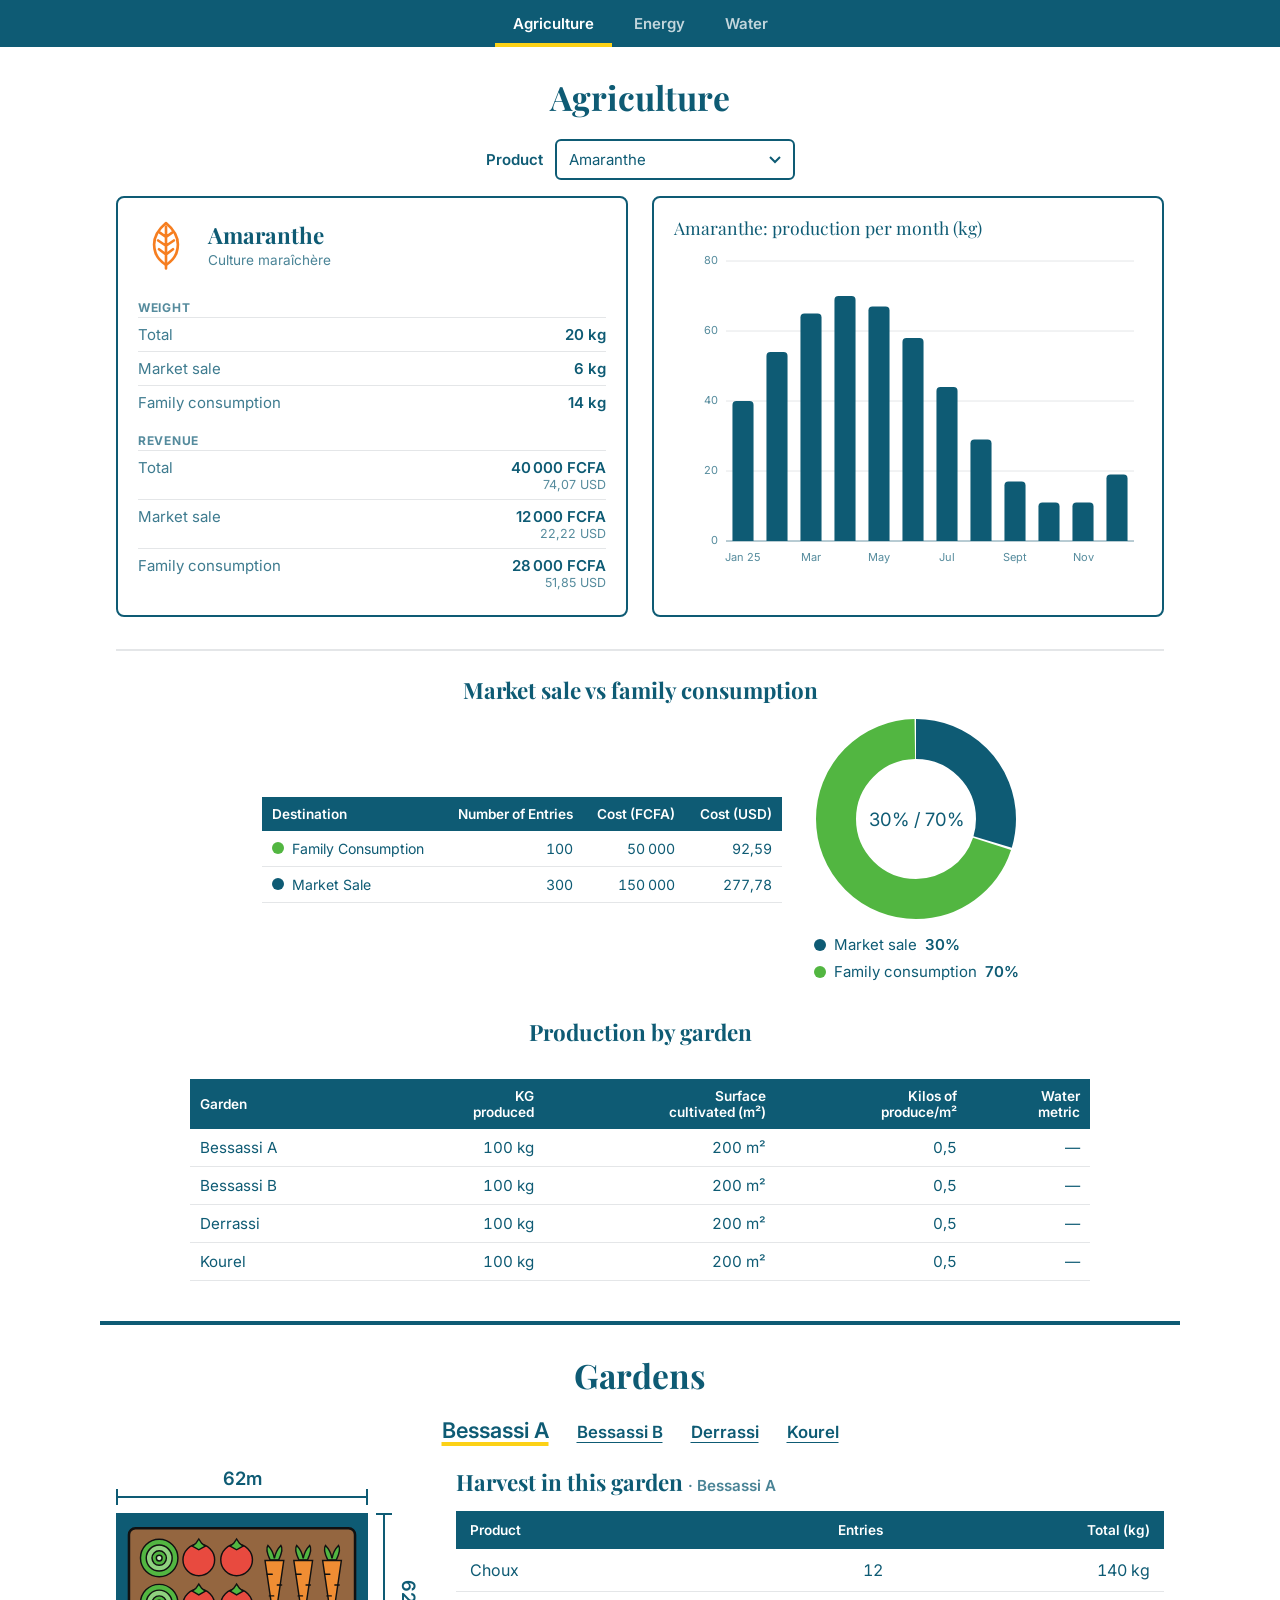
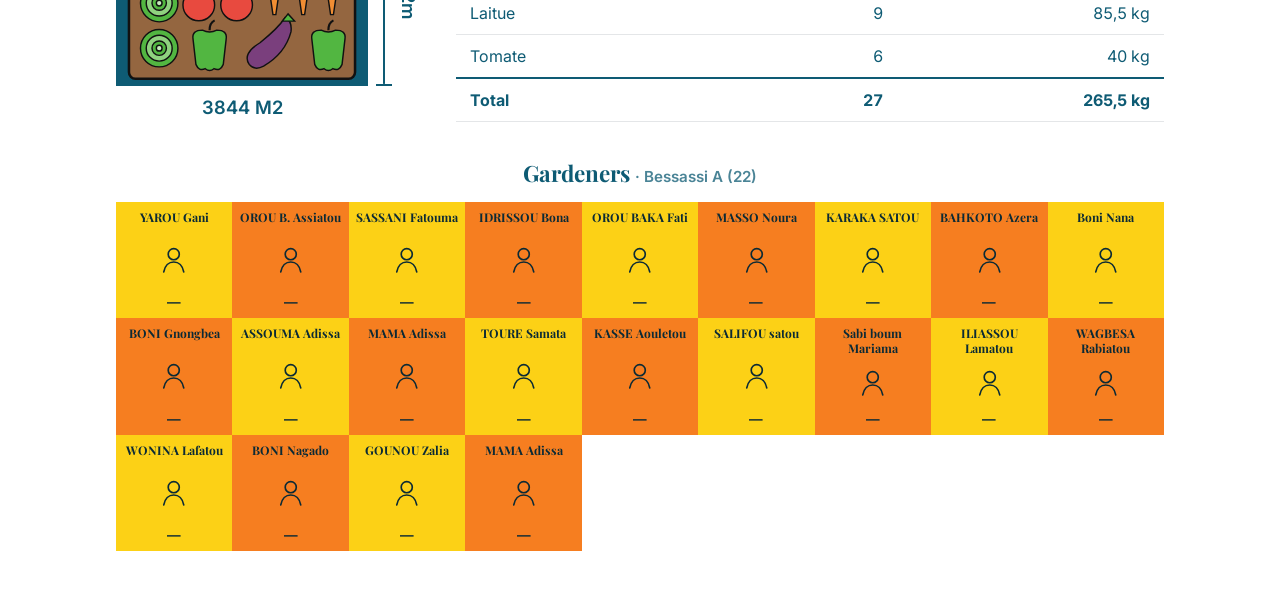
<file: index.html>
<!doctype html>
<html lang="fr">
<head>
  <meta charset="utf-8">
  <meta name="viewport" content="width=device-width, initial-scale=1">
  <title>Farm Dashboard</title>
  <link rel="preconnect" href="https://fonts.googleapis.com">
  <link href="https://fonts.googleapis.com/css2?family=Playfair+Display:wght@800&family=Inter:wght@400;600&display=swap" rel="stylesheet">
  <link rel="stylesheet" href="styles.css?v=16">
</head>
<body>
  <header class="tabs-bar">
    <nav class="tabs" role="tablist" aria-label="Dashboard sections">
      <button class="tab" role="tab" id="tab-agriculture" aria-controls="panel-agriculture" data-tab="agriculture">Agriculture</button>
      <button class="tab" role="tab" id="tab-energy" aria-controls="panel-energy" data-tab="energy">Energy</button>
      <button class="tab" role="tab" id="tab-water" aria-controls="panel-water" data-tab="water">Water</button>
    </nav>
  </header>

  <p class="load-status" id="load-status" hidden></p>

  <div class="tab-panel" role="tabpanel" id="panel-agriculture" aria-labelledby="tab-agriculture">
    <section class="page agriculture">
      <h1 class="title">Agriculture</h1>
      <div class="product-picker">
        <label for="product-select">Product</label>
        <select id="product-select" class="product-select"></select>
      </div>

      <div class="product-row">
        <div class="veg-panel" id="veg-panel" aria-live="polite"></div>

        <figure class="trend">
          <figcaption class="trend-title" id="trend-title">Production per month</figcaption>
          <div class="trend-chart" id="trend-chart"></div>
          <div class="chart-tooltip" id="trend-tooltip" hidden></div>
        </figure>
      </div>

      <hr class="divider">

      <h3 class="subtitle section-top">Market sale vs family consumption</h3>
      <div class="side-by-side">
      <div class="table-scroll destinations-wrap">
        <table class="data-table destinations">
          <thead>
            <tr><th>Destination</th><th>Number of Entries</th><th>Cost (FCFA)</th><th>Cost (USD)</th></tr>
          </thead>
          <tbody id="destinations-body"></tbody>
        </table>
      </div>
      <div class="donut-block">
        <div class="donut-wrap">
          <svg id="donut" class="donut" viewBox="0 0 200 200" role="img"
               aria-label="Share of the harvest weight sold at market versus kept for family consumption"></svg>
          <span class="donut-center" id="donut-center"></span>
          <div class="donut-tooltip" id="donut-tooltip" hidden></div>
        </div>
        <ul class="donut-legend" id="donut-legend"></ul>
      </div>
      </div>

      <h3 class="subtitle">Production by garden</h3>
      <div class="table-scroll">
        <table class="data-table production">
          <thead>
            <tr>
              <th>Garden</th>
              <th>KG<br>produced</th>
              <th>Surface<br>cultivated (m²)</th>
              <th>Kilos of<br>produce/m²</th>
              <th>Water<br>metric</th>
            </tr>
          </thead>
          <tbody id="production-body"></tbody>
        </table>
      </div>

    </section>

    <section class="page gardens">
      <h2 class="title">Gardens</h2>

      <div class="top">
        <nav class="garden-list" id="garden-list" aria-label="Gardens"></nav>

        <div class="garden-row">
          <figure class="plan">
            <div class="dim dim-width">
              <span class="dim-label" id="dim-width"></span>
              <div class="dim-line-h"></div>
            </div>
            <div class="plan-row">
              <img id="garden-image" class="garden-image" src="assets/garden.svg" alt="Plan du jardin">
              <div class="dim dim-length">
                <div class="dim-line-v"></div>
                <span class="dim-label vertical" id="dim-length"></span>
              </div>
            </div>
            <figcaption class="area" id="area"></figcaption>
          </figure>
        <div class="garden-harvest-col">
        <h3 class="subtitle">Harvest in this garden <span class="subtitle-note" id="garden-harvest-note"></span></h3>
        <div class="table-scroll garden-harvest-wrap">
          <table class="data-table garden-harvest">
            <thead><tr><th>Product</th><th>Entries</th><th>Total (kg)</th></tr></thead>
            <tbody id="garden-harvest-body"></tbody>
          </table>
        </div>
        </div>
        </div>
      </div>

      <h3 class="subtitle">Gardeners <span class="subtitle-note" id="gardeners-note"></span></h3>
      <div class="people-grid" id="gardeners-grid"></div>
    </section>
  </div>

  <div class="tab-panel" role="tabpanel" id="panel-energy" aria-labelledby="tab-energy" hidden>
    <section class="page">
      <h1 class="title">Energy</h1>
      <p class="empty">Coming soon.</p>
    </section>
  </div>

  <div class="tab-panel" role="tabpanel" id="panel-water" aria-labelledby="tab-water" hidden>
    <section class="page">
      <h1 class="title">Water</h1>
      <p class="empty">Coming soon.</p>
    </section>
  </div>

  <!-- Shared display code -->
  <script src="common.js?v=16"></script>
  <script src="tabs.js?v=16"></script>
  <script src="icons.js?v=16"></script>
  <script src="agriculture.js?v=16"></script>
  <script src="script.js?v=16"></script>
  <!-- Data (GitHub version only; the Apps Script version reads the Google Sheet) -->
  <script src="vegetables.js?v=16"></script>
  <script src="data.js?v=16"></script>
  <script src="gardeners.js?v=16"></script>
  <script src="main.js?v=16"></script>
</body>
</html>
</file>
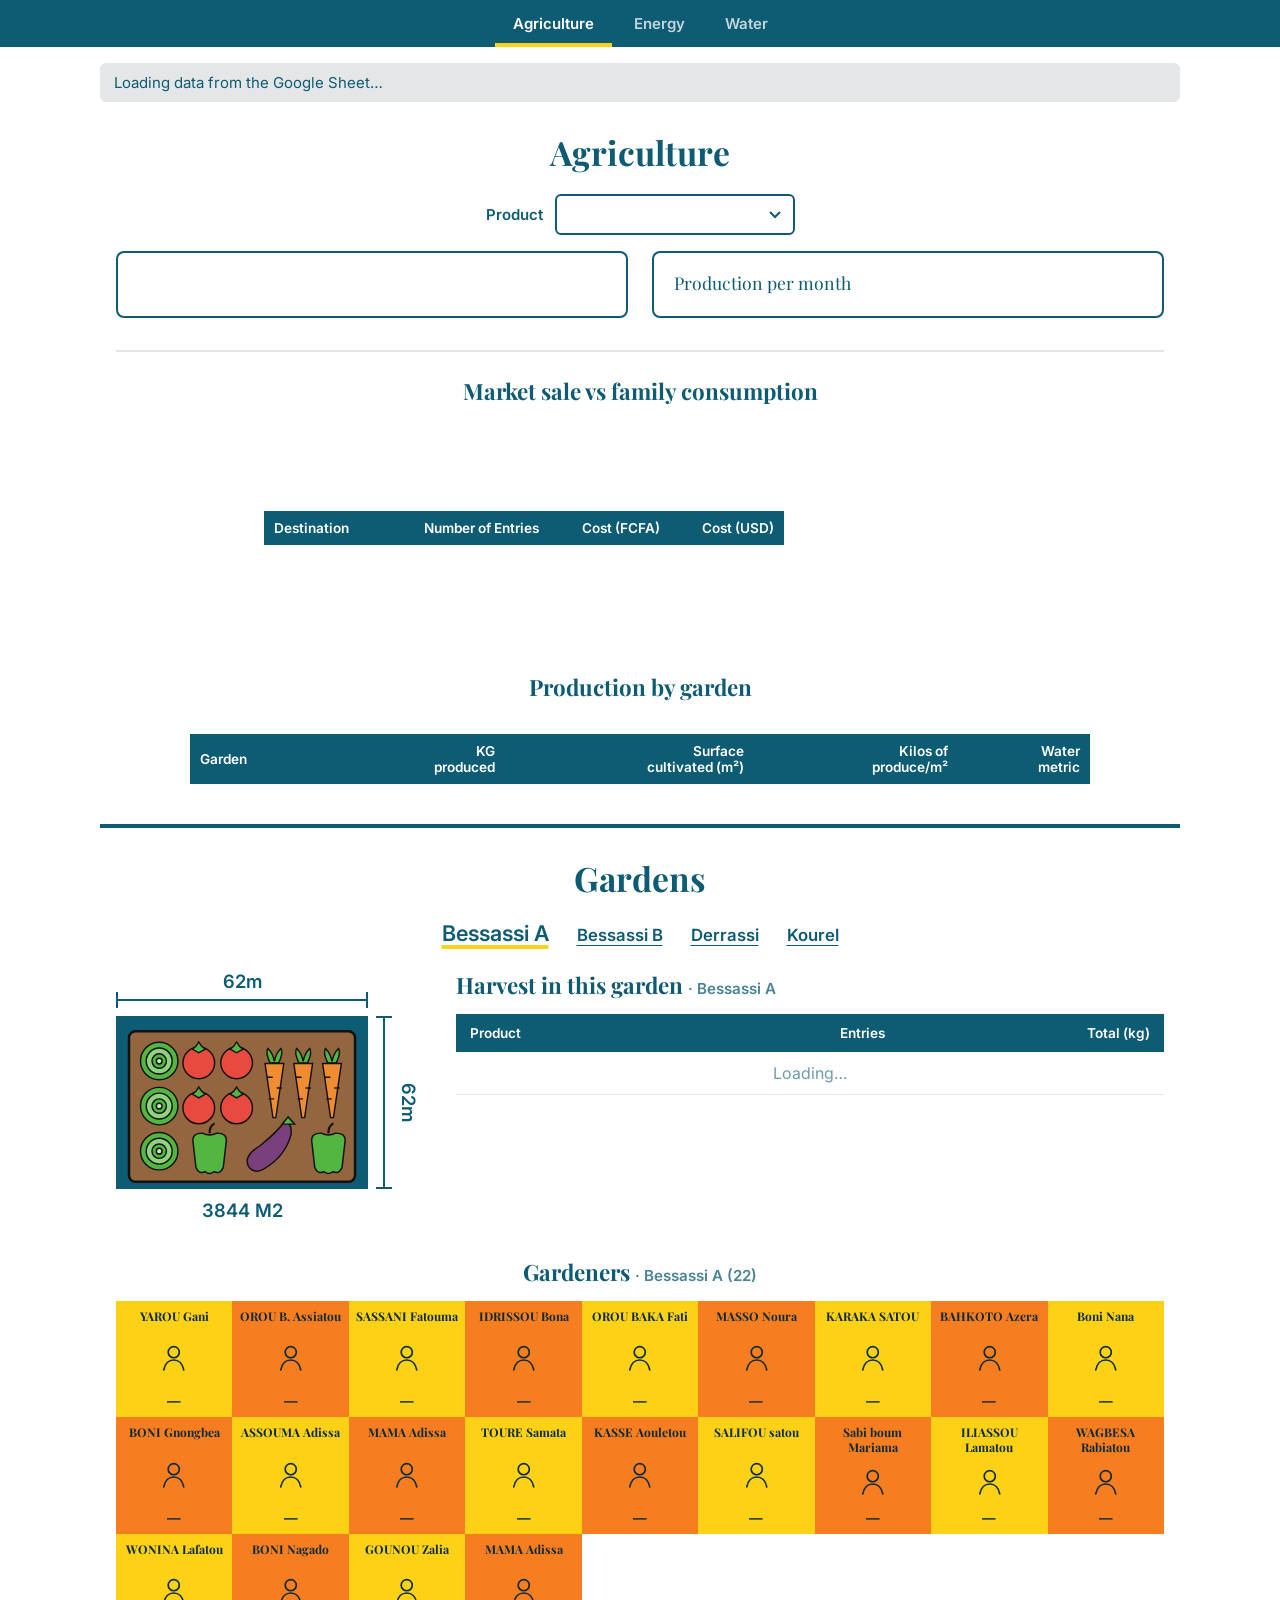
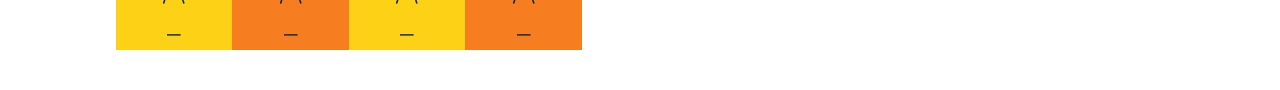
<file: apps-script/Index.html>
<!-- GENERATED by tools/build_apps_script.py from index.html, styles.css and the shared scripts. Do not edit by hand: change those files and rebuild. -->
<!doctype html>
<html lang="fr">
<head>
  <meta charset="utf-8">
  <meta name="viewport" content="width=device-width, initial-scale=1">
  <title>Farm Dashboard</title>
  <link rel="preconnect" href="https://fonts.googleapis.com">
  <link href="https://fonts.googleapis.com/css2?family=Playfair+Display:wght@800&family=Inter:wght@400;600&display=swap" rel="stylesheet">
  <style>
:root {
  /* Brand palette */
  --teal: #0E5B74;   /* primary base */
  --green: #52B641;  /* sustainability accent */
  --yellow: #FCD116; /* solar accent */
  --white: #FFFFFF;  /* background / neutral */
  --light-gray: #E4E6E8;
  --orange: rgb(246, 126, 32); /* vegetable hover, gardener squares */
  --pink: #F48FB8;             /* gardener hover */

  --bg: var(--white);
  --ink: var(--teal);
  --ink-dark: #0b2a35; /* text on yellow/gray/orange fills */
  --link: var(--teal);
  --table-bg: var(--white);
}

* { box-sizing: border-box; }

body {
  margin: 0;
  background: var(--bg);
  color: var(--ink);
  font-family: "Inter", system-ui, sans-serif;
  font-size: 15px;
}

/* ---------- Tabs ---------- */

.tabs-bar {
  position: sticky;
  top: 0;
  z-index: 10;
  background: var(--teal);
}

.tabs {
  max-width: 1080px;
  margin: 0 auto;
  padding: 0 16px;
  display: flex;
  justify-content: center;
  gap: 4px;
}

.tab {
  font: inherit;
  font-weight: 600;
  color: var(--white);
  background: none;
  border: none;
  border-bottom: 4px solid transparent;
  padding: 14px 18px 10px;
  cursor: pointer;
  opacity: 0.75;
}

.tab:hover { opacity: 1; }
.tab[aria-selected="true"] { opacity: 1; border-bottom-color: var(--yellow); }
.tab:focus-visible { outline: 2px solid var(--yellow); outline-offset: -4px; }

.empty { color: var(--teal); opacity: 0.7; }

.load-status {
  max-width: 1080px;
  margin: 16px auto 0;
  padding: 10px 14px;
  border-radius: 6px;
  background: var(--light-gray);
}

.load-status.error { background: #fde2e2; color: #8a1c1c; }

/* ---------- Layout ---------- */

.page {
  max-width: 1080px;
  margin: 0 auto;
  padding: 28px 16px 40px;
}

.page.gardens { border-top: 4px solid var(--teal); }

.title {
  font-family: "Playfair Display", Georgia, serif;
  font-size: clamp(1.6rem, 3vw, 2.1rem);
  margin: 0 0 20px;
  text-align: center;
}

/* ---------- Agriculture: harvest ---------- */

.agriculture {
  --sold: var(--teal);
  --consumed: var(--green);
}

.product-picker {
  display: flex;
  align-items: center;
  justify-content: center;
  gap: 12px;
  margin-bottom: 16px;
}

.product-picker label { font-weight: 600; }

.product-select {
  font: inherit;
  color: var(--ink);
  min-width: 240px;
  padding: 9px 36px 9px 12px;
  border: 2px solid var(--teal);
  border-radius: 6px;
  background: var(--white) url("data:image/svg+xml,%3Csvg xmlns='http://www.w3.org/2000/svg' viewBox='0 0 12 8'%3E%3Cpath d='M1 1l5 5 5-5' fill='none' stroke='%230E5B74' stroke-width='2'/%3E%3C/svg%3E") no-repeat right 12px center / 12px;
  appearance: none;
  cursor: pointer;
}

.product-select:hover { border-color: var(--orange); }
.product-select:focus-visible { outline: 3px solid var(--yellow); outline-offset: 1px; }

/* Details card for the selected product */
.product-row {
  display: flex;
  justify-content: center;
  align-items: stretch;
  gap: 24px;
  flex-wrap: wrap;
}

.veg-panel {
  flex: 1 1 380px;
  max-width: 520px;
  min-width: 0;
  border: 2px solid var(--teal);
  border-radius: 8px;
  padding: 18px 20px;
  color: var(--ink);
}

.veg-panel-hint { margin: 0; opacity: 0.75; }

.veg-panel-head { display: flex; align-items: center; gap: 14px; margin-bottom: 14px; }
.veg-panel-icon { width: 56px; height: 56px; flex-shrink: 0; color: var(--orange); }

.veg-panel-name {
  margin: 0;
  font-family: "Playfair Display", Georgia, serif;
  font-size: 1.4rem;
}

.veg-panel-type { margin: 2px 0 0; font-size: 0.85rem; opacity: 0.75; }

.veg-panel-group {
  margin: 14px 0 2px;
  font-size: 0.75rem;
  text-transform: uppercase;
  letter-spacing: 0.06em;
  opacity: 0.7;
}

.veg-panel-groups {
  display: grid;
  grid-template-columns: 1fr;
  gap: 0;
}

.veg-panel-stats { margin: 0; }
.usd { display: block; font-size: 0.78rem; font-weight: 400; opacity: 0.7; }
.veg-panel-stats div {
  display: flex;
  justify-content: space-between;
  gap: 12px;
  padding: 7px 0;
  border-top: 1px solid var(--light-gray);
}
.veg-panel-stats dt { opacity: 0.8; }
.veg-panel-stats dd { margin: 0; font-weight: 600; text-align: right; }

.divider {
  border: none;
  border-top: 2px solid var(--light-gray);
  margin: 32px 0 24px;
}

.donut-block {
  display: flex;
  flex-direction: column;
  align-items: center;
  gap: 16px;
}

/* ---------- Production per month chart ---------- */

.trend {
  position: relative;
  flex: 1 1 380px;
  max-width: 560px;
  min-width: 0;
  margin: 0;
  border: 2px solid var(--teal);
  border-radius: 8px;
  padding: 18px 20px 12px;
}

.trend-title {
  font-family: "Playfair Display", Georgia, serif;
  font-size: 1.1rem;
  margin-bottom: 10px;
}

.trend-chart { width: 100%; }
.trend-chart svg { display: block; width: 100%; height: auto; }
.trend-chart .grid { stroke: var(--light-gray); stroke-width: 1; }
.trend-chart .baseline { stroke: var(--teal); stroke-width: 1; opacity: 0.5; }
.trend-chart .axis { fill: var(--ink); opacity: 0.7; font-size: 11px; }
.trend-chart .bar { fill: var(--teal); transition: fill 0.12s; }
.trend-chart .bar.active { fill: var(--orange); }
.trend-chart .hit { fill: transparent; cursor: pointer; }
.chart-empty { margin: 40px 0; text-align: center; opacity: 0.7; }

.chart-tooltip {
  position: absolute;
  background: var(--white);
  border: 2px solid var(--teal);
  border-radius: 6px;
  padding: 6px 8px;
  font-size: 0.85rem;
  box-shadow: 0 4px 14px rgba(14, 91, 116, 0.25);
  pointer-events: none;
  white-space: nowrap;
}

.table-scroll.destinations-wrap { max-width: 640px; margin: 0 auto; }

/* Shared look for the smaller data tables */
.data-table {
  width: 100%;
  border-collapse: collapse;
  font-size: 0.95rem;
}

.data-table th {
  background: var(--teal);
  color: var(--white);
  font-weight: 600;
  font-size: 0.85rem;
  padding: 9px 10px;
  text-align: right;
}

.data-table td {
  padding: 9px 10px;
  border-bottom: 1px solid var(--light-gray);
  text-align: right;
  font-variant-numeric: tabular-nums;
  white-space: nowrap;
}

.data-table th:first-child,
.data-table td:first-child { text-align: left; }

.data-table tr.selected td { background: #fff6cc; font-weight: 600; }
.data-table tr.selected td:first-child { box-shadow: inset 4px 0 0 var(--yellow); }

.dest-name { display: flex; align-items: center; gap: 8px; }
.empty-cell { text-align: center !important; opacity: 0.6; }

.production { min-width: 520px; }

.donut-legend {
  list-style: none;
  margin: 0;
  padding: 0;
  display: flex;
  flex-wrap: wrap;
  justify-content: center;
  gap: 8px 20px;
}

.donut-legend li { display: flex; align-items: center; gap: 8px; }
.swatch { width: 12px; height: 12px; border-radius: 50%; flex-shrink: 0; }
.legend-value { font-weight: 600; }

.donut-wrap { position: relative; width: min(260px, 70vw); }
.donut { display: block; width: 100%; transform: rotate(-90deg); }

.donut-seg {
  fill: none;
  stroke-width: 40;
  cursor: pointer;
  transition: opacity 0.15s;
}

.donut:hover .donut-seg { opacity: 0.6; }
.donut .donut-seg:hover { opacity: 1; }

.donut-center {
  position: absolute;
  inset: 0;
  display: grid;
  place-items: center;
  font-size: 1.15rem;
  pointer-events: none;
}

.donut-tooltip {
  position: absolute;
  background: var(--white);
  border: 2px solid var(--teal);
  border-radius: 6px;
  padding: 6px 8px;
  font-size: 0.85rem;
  box-shadow: 0 4px 14px rgba(14, 91, 116, 0.25);
  pointer-events: none;
  white-space: nowrap;
}

/* ---------- Agriculture: gardens ---------- */

.top {
  display: flex;
  flex-direction: column;
  align-items: center;
  gap: 24px;
}

.garden-list {
  display: flex;
  flex-wrap: wrap;
  justify-content: center;
  align-items: baseline;
  gap: 12px 28px;
}

.garden-link {
  color: var(--ink);
  font-weight: 600;
  font-size: 1.05rem;
  text-decoration: underline;
  text-underline-offset: 4px;
}

.garden-link:hover { text-decoration-color: var(--green); }

.garden-link.active {
  font-size: 1.35rem;
  text-decoration-color: var(--yellow);
  text-decoration-thickness: 4px;
}

.plan {
  width: min(340px, 100%);
  margin: 0;
}

.dim-label {
  font-weight: 600;
  font-size: 1.15rem;
  display: block;
  text-align: center;
}

.dim-width { width: calc(100% - 48px); margin-bottom: 8px; }

.dim-line-h {
  height: 16px;
  border-left: 2px solid var(--ink);
  border-right: 2px solid var(--ink);
  background: linear-gradient(var(--ink), var(--ink)) center / 100% 2px no-repeat;
}

.plan-row { display: flex; align-items: stretch; }

.garden-image {
  display: block;
  width: calc(100% - 48px);
  height: auto; /* keeps the drawing's own proportions */
}

.dim-length {
  display: flex;
  align-items: center;
  width: 48px;
  padding-left: 8px;
}

.dim-line-v {
  width: 16px;
  align-self: stretch;
  border-top: 2px solid var(--ink);
  border-bottom: 2px solid var(--ink);
  background: linear-gradient(var(--ink), var(--ink)) center / 2px 100% no-repeat;
  flex-shrink: 0;
}

.dim-label.vertical {
  writing-mode: vertical-rl;
  margin-left: 6px;
}

.area {
  width: calc(100% - 48px);
  text-align: center;
  font-weight: 600;
  font-size: 1.15rem;
  margin-top: 10px;
}

.table-scroll { overflow-x: auto; margin: 32px auto 0; max-width: 900px; }

/* ---------- Agriculture: gardeners ---------- */

.subtitle {
  font-family: "Playfair Display", Georgia, serif;
  font-size: 1.4rem;
  margin: 36px 0 14px;
  text-align: center;
}

.subtitle-note {
  font-family: "Inter", system-ui, sans-serif;
  font-size: 0.95rem;
  font-weight: 600;
  opacity: 0.75;
}

.people-grid {
  display: grid;
  /* An odd column count keeps the yellow/orange checkerboard. */
  grid-template-columns: repeat(9, minmax(0, 1fr));
}

.person-cell {
  position: relative;
  aspect-ratio: 1;
  display: flex;
  flex-direction: column;
  align-items: center;
  justify-content: space-between;
  padding: 8px 6px;
  color: var(--ink-dark);
  cursor: pointer;
  outline: none;
  transition: transform 0.2s ease, box-shadow 0.2s ease, background-color 0.2s ease;
}

.person-cell.yellow { background: var(--yellow); }
.person-cell.orange { background: var(--orange); }

.person-name {
  margin: 0;
  font-family: "Playfair Display", Georgia, serif;
  font-size: clamp(0.6rem, 1vw, 0.75rem);
  line-height: 1.2;
  text-align: center;
  overflow-wrap: anywhere;
}

.person-icon { width: 34%; height: auto; }

.person-total { margin: 0; font-weight: 600; font-size: clamp(0.7rem, 1.3vw, 0.85rem); }

.person-details {
  display: none;
  margin: 0;
  width: 100%;
  font-size: 0.48rem;
  line-height: 1.35;
}

.person-details div { display: flex; justify-content: space-between; gap: 4px; }
.person-details dt { opacity: 0.8; }
.person-details dd { margin: 0; font-weight: 600; text-align: right; }

.person-cell:hover,
.person-cell:focus {
  transform: scale(1.5);
  z-index: 2;
  background: var(--pink);
  box-shadow: 0 8px 24px rgba(14, 91, 116, 0.35);
  border-radius: 6px;
}

.person-cell:hover .person-icon,
.person-cell:focus .person-icon { width: 22%; }

.person-cell:hover .person-total,
.person-cell:focus .person-total { display: none; }

.person-cell:hover .person-details,
.person-cell:focus .person-details { display: block; }

@media (max-width: 720px) {
  .people-grid { grid-template-columns: repeat(3, minmax(0, 1fr)); }
  .person-name { font-size: 0.75rem; }
  .person-details { font-size: 0.45rem; }
}

@media (max-width: 720px) {
  .garden-list { gap: 10px 16px; }
  .garden-link, .garden-link.active { font-size: 1rem; }
  .product-picker { flex-direction: column; align-items: stretch; gap: 6px; }
  .product-select { min-width: 0; width: 100%; }
  .veg-panel, .trend { flex-basis: 100%; padding: 14px; }
}

/* Destination table (left) and donut (right) side by side */
.subtitle.section-top { margin-top: 0; }
.side-by-side {
  display: flex;
  justify-content: center;
  align-items: center;
  gap: 32px;
}
.side-by-side .table-scroll.destinations-wrap { flex: 1 1 auto; max-width: 520px; min-width: 0; margin: 0; }
.side-by-side .donut-wrap { width: 200px; }
.side-by-side .donut-legend { flex-direction: column; align-items: flex-start; }
.side-by-side .data-table { font-size: 0.88rem; }
@media (max-width: 720px) {
  .side-by-side { gap: 12px; }
  .side-by-side .donut-wrap { width: 120px; }
  .side-by-side .donut-center { font-size: 0.75rem; }
  .side-by-side .donut-legend { font-size: 0.75rem; }
  .side-by-side .data-table th, .side-by-side .data-table td { padding: 6px; font-size: 0.72rem; }
}

/* Harvest in this garden */
.table-scroll.garden-harvest-wrap { max-width: 560px; margin: 0 auto; }
.data-table tr.total-row td { font-weight: 700; border-top: 2px solid var(--teal); }

/* Garden plan on the left, harvest table on the right */
.garden-row {
  display: flex;
  align-items: flex-start;
  gap: 40px;
  width: 100%;
}
.garden-row .plan { flex: 0 0 300px; }
.garden-harvest-col { flex: 1 1 auto; min-width: 0; }
.garden-harvest-col .subtitle { margin-top: 0; text-align: left; }
.garden-harvest-col .table-scroll.garden-harvest-wrap { max-width: none; margin: 0; }
.garden-harvest { font-size: 1rem; }
.garden-harvest td, .garden-harvest th { padding: 11px 14px; }
@media (max-width: 720px) {
  .garden-row { flex-direction: column; align-items: center; gap: 24px; }
  .garden-row .plan { flex-basis: auto; width: min(300px, 100%); }
  .garden-harvest-col { width: 100%; }
  .garden-harvest-col .subtitle { text-align: center; }
}

</style>
</head>
<body>
  <header class="tabs-bar">
    <nav class="tabs" role="tablist" aria-label="Dashboard sections">
      <button class="tab" role="tab" id="tab-agriculture" aria-controls="panel-agriculture" data-tab="agriculture">Agriculture</button>
      <button class="tab" role="tab" id="tab-energy" aria-controls="panel-energy" data-tab="energy">Energy</button>
      <button class="tab" role="tab" id="tab-water" aria-controls="panel-water" data-tab="water">Water</button>
    </nav>
  </header>

  <p class="load-status" id="load-status" hidden></p>

  <div class="tab-panel" role="tabpanel" id="panel-agriculture" aria-labelledby="tab-agriculture">
    <section class="page agriculture">
      <h1 class="title">Agriculture</h1>
      <div class="product-picker">
        <label for="product-select">Product</label>
        <select id="product-select" class="product-select"></select>
      </div>

      <div class="product-row">
        <div class="veg-panel" id="veg-panel" aria-live="polite"></div>

        <figure class="trend">
          <figcaption class="trend-title" id="trend-title">Production per month</figcaption>
          <div class="trend-chart" id="trend-chart"></div>
          <div class="chart-tooltip" id="trend-tooltip" hidden></div>
        </figure>
      </div>

      <hr class="divider">

      <h3 class="subtitle section-top">Market sale vs family consumption</h3>
      <div class="side-by-side">
      <div class="table-scroll destinations-wrap">
        <table class="data-table destinations">
          <thead>
            <tr><th>Destination</th><th>Number of Entries</th><th>Cost (FCFA)</th><th>Cost (USD)</th></tr>
          </thead>
          <tbody id="destinations-body"></tbody>
        </table>
      </div>
      <div class="donut-block">
        <div class="donut-wrap">
          <svg id="donut" class="donut" viewBox="0 0 200 200" role="img"
               aria-label="Share of the harvest weight sold at market versus kept for family consumption"></svg>
          <span class="donut-center" id="donut-center"></span>
          <div class="donut-tooltip" id="donut-tooltip" hidden></div>
        </div>
        <ul class="donut-legend" id="donut-legend"></ul>
      </div>
      </div>

      <h3 class="subtitle">Production by garden</h3>
      <div class="table-scroll">
        <table class="data-table production">
          <thead>
            <tr>
              <th>Garden</th>
              <th>KG<br>produced</th>
              <th>Surface<br>cultivated (m²)</th>
              <th>Kilos of<br>produce/m²</th>
              <th>Water<br>metric</th>
            </tr>
          </thead>
          <tbody id="production-body"></tbody>
        </table>
      </div>

    </section>

    <section class="page gardens">
      <h2 class="title">Gardens</h2>

      <div class="top">
        <nav class="garden-list" id="garden-list" aria-label="Gardens"></nav>

        <div class="garden-row">
          <figure class="plan">
            <div class="dim dim-width">
              <span class="dim-label" id="dim-width"></span>
              <div class="dim-line-h"></div>
            </div>
            <div class="plan-row">
              <img id="garden-image" class="garden-image" src="[data-uri]" alt="Plan du jardin">
              <div class="dim dim-length">
                <div class="dim-line-v"></div>
                <span class="dim-label vertical" id="dim-length"></span>
              </div>
            </div>
            <figcaption class="area" id="area"></figcaption>
          </figure>
        <div class="garden-harvest-col">
        <h3 class="subtitle">Harvest in this garden <span class="subtitle-note" id="garden-harvest-note"></span></h3>
        <div class="table-scroll garden-harvest-wrap">
          <table class="data-table garden-harvest">
            <thead><tr><th>Product</th><th>Entries</th><th>Total (kg)</th></tr></thead>
            <tbody id="garden-harvest-body"></tbody>
          </table>
        </div>
        </div>
        </div>
      </div>

      <h3 class="subtitle">Gardeners <span class="subtitle-note" id="gardeners-note"></span></h3>
      <div class="people-grid" id="gardeners-grid"></div>
    </section>
  </div>

  <div class="tab-panel" role="tabpanel" id="panel-energy" aria-labelledby="tab-energy" hidden>
    <section class="page">
      <h1 class="title">Energy</h1>
      <p class="empty">Coming soon.</p>
    </section>
  </div>

  <div class="tab-panel" role="tabpanel" id="panel-water" aria-labelledby="tab-water" hidden>
    <section class="page">
      <h1 class="title">Water</h1>
      <p class="empty">Coming soon.</p>
    </section>
  </div>

  <!-- Shared display code -->
  <script>
// Shared helpers for the dashboard (used by both the GitHub site and Apps Script).
const fmt = (n) => Number(n.toFixed(2)).toLocaleString("fr-FR", { useGrouping: false });
const fmtKg = (n) => `${Number(n.toFixed(2)).toLocaleString("fr-FR")} kg`;
const fmtFcfa = (n) => `${Math.round(n).toLocaleString("fr-FR")} FCFA`;

// Conversion used for every USD amount on the dashboard.
const FCFA_PER_USD = 540;
const fmtUsd = (fcfa) =>
  `${(fcfa / FCFA_PER_USD).toLocaleString("fr-FR", { minimumFractionDigits: 2, maximumFractionDigits: 2 })} USD`;
const isNum = (v) => typeof v === "number" && Number.isFinite(v);
const fmtInt = (n) => Math.round(n).toLocaleString("fr-FR");

// "Bessassi A" → "bessassi-a": used to match names across tables.
const slugify = (name) => String(name || "").toLowerCase().trim()
  .normalize("NFD").replace(/[\u0300-\u036f]/g, "")
  .replace(/[^a-z0-9]+/g, "-").replace(/^-|-$/g, "");

// Values can come from a Google Sheet, so never insert them into HTML unescaped.
const escapeHtml = (s) =>
  String(s ?? "").replace(/[&<>"']/g, (c) => ({ "&": "&amp;", "<": "&lt;", ">": "&gt;", '"': "&quot;", "'": "&#39;" })[c]);

const storage = {
  get(key) { try { return localStorage.getItem(key); } catch { return null; } },
  set(key, value) { try { localStorage.setItem(key, value); } catch {} },
};
</script>
  <script>
const TAB_KEY = "dashboard-tab";
const tabs = [...document.querySelectorAll(".tab")];

function showTab(name) {
  for (const tab of tabs) {
    const selected = tab.dataset.tab === name;
    tab.setAttribute("aria-selected", selected);
    tab.tabIndex = selected ? 0 : -1;
    document.getElementById(tab.getAttribute("aria-controls")).hidden = !selected;
  }
  try { localStorage.setItem(TAB_KEY, name); } catch {}
}

tabs.forEach((tab, i) => {
  tab.addEventListener("click", () => showTab(tab.dataset.tab));
  // Arrow keys move between tabs.
  tab.addEventListener("keydown", (e) => {
    const step = e.key === "ArrowRight" ? 1 : e.key === "ArrowLeft" ? -1 : 0;
    if (!step) return;
    const next = tabs[(i + step + tabs.length) % tabs.length];
    showTab(next.dataset.tab);
    next.focus();
  });
});

let saved = null;
try { saved = localStorage.getItem(TAB_KEY); } catch {}
showTab(tabs.some((t) => t.dataset.tab === saved) ? saved : "agriculture");
</script>
  <script>
// Line icons, drawn on a 64×64 grid with stroke="currentColor".
const VEG_ICONS = {
  onion: '<path d="M32 18c-12 8-16 20-14 28 2 8 8 12 14 12s12-4 14-12c2-8-2-20-14-28z"/><path d="M32 18c-5 8-7 18-6 26 1 6 3 10 6 14 3-4 5-8 6-14 1-8-1-18-6-26z"/><path d="M32 18c-4-4-8-6-10-12 5 0 8 3 10 7 2-4 5-7 10-7-2 6-6 8-10 12"/>',
  tomato: '<circle cx="32" cy="38" r="20"/><path d="M32 18c-4-6-10-6-12-4 4 0 7 2 9 5M32 18c4-6 10-6 12-4-4 0-7 2-9 5M32 18c0-6 2-9 5-11"/>',
  carrot: '<path d="M24 22c-1 14 4 28 8 36 4-8 9-22 8-36-5-4-11-4-16 0z"/><path d="M27 32h5M30 42h5M29 50h3"/><path d="M32 20c-2-6-6-10-10-12 4 0 7 2 9 5M32 20c1-7 1-11 0-14M32 20c2-6 6-10 10-12-4 0-7 2-9 5"/>',
  lettuce: '<path d="M16 34c-6-6-2-16 6-16 2-8 18-8 20 0 8 0 12 10 6 16 6 6 0 16-8 14-4 8-16 8-20 0-8 2-14-8-4-14z"/><path d="M32 54V24M32 40l-8-8M32 34l8-8M32 46l7-6"/>',
  potato: '<path d="M14 34c0-14 10-22 20-22s18 8 18 20-8 22-20 22S14 46 14 34z"/><path d="M24 26c1-2 4-2 5 0M38 28c1-2 4-2 5 0M26 40c2-1 4 0 5 2M40 42c1-2 4-2 4 1"/>',
  cabbage: '<path d="M12 34c-2-8 6-14 12-12 2-8 14-10 18-2 8-2 14 6 10 14 6 6 0 16-8 14-4 8-18 8-22 0-8 2-14-6-10-14z"/><path d="M32 22c-6 6-8 16-4 26M32 22c6 6 8 16 4 26M20 44c6 4 18 4 24 0"/>',
  okra: '<path d="M28 14h8l2 6c4 12 0 28-6 36-6-8-10-24-6-36z"/><path d="M30 22c-1 10 0 22 2 32M34 22c1 10 0 20-2 30M26 26c0 8 2 18 6 28M38 26c0 8-2 18-6 28"/><path d="M30 14c0-3 1-6 2-8 1 2 2 5 2 8"/>',
  cucumber: '<rect x="20" y="10" width="24" height="46" rx="12"/><path d="M28 20l2 2M36 26l2 2M27 32l2 2M35 38l2 2M28 44l2 2M34 48l2 2"/>',
  bellpepper: '<path d="M18 30c0-6 6-10 14-8 8-2 14 2 14 8v14c0 8-6 12-10 10-2 2-6 2-8 0-4 2-10-2-10-10z"/><path d="M26 24c-3 8-3 22 2 30M38 24c3 8 3 22-2 30"/><path d="M32 22c0-6 2-10 6-12"/>',
  chili: '<path d="M30 18c8 2 14 10 12 20-2 10-10 16-16 20 4-8 6-14 4-22-1-6-4-10-6-12 2-4 4-6 6-6z"/><path d="M30 18c0-4 2-8 6-10"/>',
  eggplant: '<path d="M22 22c-6 8-4 22 4 30 6 6 16 6 18 0 2-6-4-10-8-18-4-8-4-12-4-14-4-2-8-1-10 2z"/><path d="M26 18c-4 0-8 2-10 6 4-2 7-2 10-1 2 3 5 4 8 3 1-3 0-6-2-8-2 0-4 0-6 0z"/><path d="M30 18c2-4 4-6 8-8"/>',
  leaf: '<path d="M32 8c-12 10-16 22-12 34 2 6 6 10 12 14 6-4 10-8 12-14 4-12 0-24-12-34z"/><path d="M32 12v48M32 24l-7-5M32 24l7-5M32 34l-9-6M32 34l9-6M32 44l-8-6M32 44l8-6"/>',
  peanut: '<path d="M32 8c-8 0-12 6-11 13 1 5 4 7 4 11s-3 6-4 11c-1 7 3 13 11 13s12-6 11-13c-1-5-4-7-4-11s3-6 4-11c1-7-3-13-11-13z"/><path d="M27 16l2 2M35 20l2-2M27 42l2 2M35 46l2-2M31 30h2"/>',
  banana: '<path d="M14 16c1 20 12 34 32 37 5 1 7-2 5-4-14-5-23-15-27-31-2-6-10-8-10-2z"/><path d="M14 16l-3-7M19 21c3 13 10 22 20 27"/>',
  orange: '<circle cx="32" cy="37" r="20"/><path d="M32 17v-5M32 13c2-5 7-7 12-6-1 6-6 8-12 6z"/><path d="M25 32h.01M38 30h.01M31 44h.01M41 41h.01M23 42h.01"/>',
  papaya: '<ellipse cx="32" cy="35" rx="15" ry="23"/><ellipse cx="32" cy="38" rx="6" ry="12"/><path d="M30 33h.01M34 37h.01M30 41h.01M34 44h.01M32 12V8"/>',
  sprig: '<path d="M32 58V12"/><path d="M32 20c-6-1-10-5-10-10 6 0 10 4 10 10zM32 20c6-1 10-5 10-10-6 0-10 4-10 10zM32 34c-7-1-12-6-12-12 7 0 12 5 12 12zM32 34c7-1 12-6 12-12-7 0-12 5-12 12zM32 48c-7-1-12-6-12-12 7 0 12 5 12 12zM32 48c7-1 12-6 12-12-7 0-12 5-12 12z"/>',
};

// Product name (as written in the sheet) → icon. Accents and capitals are ignored.
const ICON_FOR_NAME = {
  amaranthe: "leaf", amaranth: "leaf",
  arachide: "peanut", peanut: "peanut",
  aubergine: "eggplant", eggplant: "eggplant",
  bananier: "banana", banane: "banana", banana: "banana",
  carotte: "carrot", carrot: "carrot",
  choux: "cabbage", chou: "cabbage", cabbage: "cabbage",
  concombre: "cucumber", cucumber: "cucumber",
  dossi: "sprig",
  gombo: "okra", okra: "okra",
  laitue: "lettuce", lettuce: "lettuce",
  oignon: "onion", onion: "onion",
  oranger: "orange", orange: "orange",
  papayer: "papaya", papaye: "papaya", papaya: "papaya",
  piment: "chili", "hot pepper": "chili",
  poivron: "bellpepper", "bell pepper": "bellpepper",
  "pomme de terre": "potato", potato: "potato",
  tomate: "tomato", tomato: "tomato",
};

function iconForName(name) {
  const key = String(name || "").toLowerCase().normalize("NFD").replace(/[\u0300-\u036f]/g, "").trim();
  return ICON_FOR_NAME[key] || "leaf";
}
</script>
  <script>
const PRODUCT_KEY = "dashboard-product";
let currentVeg = null;
let monthlyData = null; // { productSlug: [{ month: "2025-03", kg }] }, or null when not connected

function iconSvg(key, className) {
  const paths = VEG_ICONS[key] || VEG_ICONS.leaf; // unknown icon names fall back to a leaf
  return `<svg class="${className}" viewBox="0 0 64 64" fill="none" stroke="currentColor"
    stroke-width="3" stroke-linecap="round" stroke-linejoin="round" aria-hidden="true">${paths}</svg>`;
}

const kg = (v) => (isNum(v) ? fmtKg(v) : "—");
// FCFA with the USD equivalent underneath.
const money = (v) => (isNum(v) ? `${fmtFcfa(v)}<span class="usd">${fmtUsd(v)}</span>` : "—");

// The card under the dropdown shows the selected product; the chart beside it follows.
function showVegDetails(veg) {
  currentVeg = veg;
  renderTrend();
  document.getElementById("veg-panel").innerHTML = `
    <div class="veg-panel-head">
      ${iconSvg(veg.icon || iconForName(veg.name), "veg-panel-icon")}
      <div>
        <h3 class="veg-panel-name">${escapeHtml(veg.name)}</h3>
        <p class="veg-panel-type">${escapeHtml(veg.type || "")}</p>
      </div>
    </div>
    <div class="veg-panel-groups">
      <div>
        <h4 class="veg-panel-group">Weight</h4>
        <dl class="veg-panel-stats">
          <div><dt>Total</dt><dd>${kg(veg.totalWeight)}</dd></div>
          <div><dt>Market sale</dt><dd>${kg(veg.marketWeight)}</dd></div>
          <div><dt>Family consumption</dt><dd>${kg(veg.familyWeight)}</dd></div>
        </dl>
      </div>
      <div>
        <h4 class="veg-panel-group">Revenue</h4>
        <dl class="veg-panel-stats">
          <div><dt>Total</dt><dd>${money(veg.totalRevenue)}</dd></div>
          <div><dt>Market sale</dt><dd>${money(veg.marketRevenue)}</dd></div>
          <div><dt>Family consumption</dt><dd>${money(veg.familyRevenue)}</dd></div>
        </dl>
      </div>
    </div>`;
}

function renderProductPicker(vegetables) {
  const select = document.getElementById("product-select");
  select.innerHTML = "";
  if (!vegetables.length) {
    document.getElementById("veg-panel").innerHTML = '<p class="veg-panel-hint">No products yet.</p>';
    return;
  }
  vegetables.forEach((veg, i) => {
    const option = document.createElement("option");
    option.value = i;
    option.textContent = veg.name;
    select.appendChild(option);
  });
  // Re-open on the product chosen last time, if it's still in the list.
  const saved = vegetables.findIndex((v) => v.name === storage.get(PRODUCT_KEY));
  select.value = saved === -1 ? 0 : saved;
  showVegDetails(vegetables[select.value]);
  select.onchange = () => {
    const veg = vegetables[select.value];
    storage.set(PRODUCT_KEY, veg.name);
    showVegDetails(veg);
  };
}

function renderDonut(vegetables) {
  const sold = vegetables.reduce((s, v) => s + (v.marketWeight || 0), 0);
  const eaten = vegetables.reduce((s, v) => s + (v.familyWeight || 0), 0);
  const total = sold + eaten;
  const segments = [
    { label: "Market sale", value: sold, color: "var(--sold)" },
    { label: "Family consumption", value: eaten, color: "var(--consumed)" },
  ];

  const svg = document.getElementById("donut");
  const tooltip = document.getElementById("donut-tooltip");
  svg.innerHTML = "";
  const r = 80;
  const circumference = 2 * Math.PI * r;
  const gap = 2; // px of surface between segments
  const pct = (v) => (total ? Math.round((v / total) * 100) : 0);
  let offset = 0;

  for (const seg of total ? segments : []) {
    const length = (seg.value / total) * circumference;
    const arc = document.createElementNS("http://www.w3.org/2000/svg", "circle");
    arc.setAttribute("cx", 100);
    arc.setAttribute("cy", 100);
    arc.setAttribute("r", r);
    arc.setAttribute("class", "donut-seg");
    arc.style.stroke = seg.color;
    arc.setAttribute("stroke-dasharray", `${Math.max(length - gap, 0)} ${circumference}`);
    arc.setAttribute("stroke-dashoffset", -offset);
    arc.addEventListener("mousemove", (e) => {
      tooltip.innerHTML = `<strong>${seg.label}</strong><br>${pct(seg.value)}% · ${fmtKg(seg.value)}`;
      tooltip.hidden = false;
      const box = svg.parentElement.getBoundingClientRect();
      tooltip.style.left = `${e.clientX - box.left + 12}px`;
      tooltip.style.top = `${e.clientY - box.top + 12}px`;
    });
    arc.addEventListener("mouseleave", () => (tooltip.hidden = true));
    svg.appendChild(arc);
    offset += length;
  }

  const pcts = segments.map((s) => (total ? `${pct(s.value)}%` : "—"));
  document.getElementById("donut-center").textContent = total ? pcts.join(" / ") : "No data";
  document.getElementById("donut-legend").innerHTML = segments
    .map((s, i) => `<li><span class="swatch" style="background:${s.color}"></span>${s.label} <span class="legend-value">${pcts[i]}</span></li>`)
    .join("");
}

// Destination table next to the donut; each row wears its donut colour.
function renderDestinations(destinations) {
  const body = document.getElementById("destinations-body");
  body.innerHTML = "";
  if (!destinations.length) {
    body.innerHTML = '<tr><td colspan="4" class="empty-cell">No data</td></tr>';
    return;
  }
  for (const d of destinations) {
    const key = slugify(d.destination);
    const color = key.includes("market") ? "var(--sold)" : key.includes("famil") ? "var(--consumed)" : "";
    const tr = document.createElement("tr");
    tr.innerHTML = `
      <td class="dest-name">${color ? `<span class="swatch" style="background:${color}"></span>` : ""}${escapeHtml(d.destination)}</td>
      <td>${isNum(d.entries) ? fmtInt(d.entries) : "—"}</td>
      <td>${isNum(d.cost) ? fmtInt(d.cost) : "—"}</td>
      <td>${isNum(d.cost) ? fmtUsd(d.cost).replace(" USD", "") : "—"}</td>`;
    body.appendChild(tr);
  }
}

function renderAgriculture(vegetables, destinations = [], monthly = null) {
  monthlyData = monthly;
  renderProductPicker(vegetables);
  renderDonut(vegetables);
  renderDestinations(destinations);
}

// Production by garden (below the destination table).
function renderProduction(rows) {
  const body = document.getElementById("production-body");
  body.innerHTML = "";
  if (!rows.length) {
    body.innerHTML = '<tr><td colspan="5" class="empty-cell">No data</td></tr>';
    return;
  }
  for (const r of rows) {
    const perSqm = isNum(r.kgPerSqm) ? r.kgPerSqm
      : isNum(r.kgProduced) && isNum(r.surface) && r.surface ? r.kgProduced / r.surface : null;
    const cells = [
      r.garden,
      isNum(r.kgProduced) ? fmtKg(r.kgProduced) : "—",
      isNum(r.surface) ? `${Number(r.surface.toFixed(2)).toLocaleString("fr-FR")} m²` : "—",
      isNum(perSqm) ? fmt(perSqm) : "—",
      isNum(r.waterMetric) ? fmt(r.waterMetric) : "—",
    ];
    const tr = document.createElement("tr");
    for (const value of cells) {
      const td = document.createElement("td");
      td.textContent = value;
      tr.appendChild(td);
    }
    body.appendChild(tr);
  }
}

// ---------- Production per month (column chart for the selected product) ----------

const monthDate = (key) => new Date(Number(key.slice(0, 4)), Number(key.slice(5, 7)) - 1, 1);
const monthShort = (key) => monthDate(key).toLocaleDateString("en-GB", { month: "short" });
const monthLong = (key) => monthDate(key).toLocaleDateString("en-GB", { month: "long", year: "numeric" });

// Every month from the earliest to the latest entry across all products,
// so switching products keeps the same time axis.
function allMonths() {
  const keys = Object.values(monthlyData || {}).flat().map((d) => d.month).sort();
  if (!keys.length) return [];
  const months = [];
  const end = monthDate(keys[keys.length - 1]);
  for (let d = monthDate(keys[0]); d <= end; d.setMonth(d.getMonth() + 1)) {
    months.push(`${d.getFullYear()}-${String(d.getMonth() + 1).padStart(2, "0")}`);
  }
  return months;
}

function niceStep(raw) {
  const p = 10 ** Math.floor(Math.log10(raw));
  const f = raw / p;
  return (f <= 1 ? 1 : f <= 2 ? 2 : f <= 5 ? 5 : 10) * p;
}

// Column with a 4px rounded top, anchored square on the baseline.
function columnPath(x, y, w, h) {
  const r = Math.min(4, w / 2, h);
  return `M${x},${y + h}V${y + r}Q${x},${y} ${x + r},${y}H${x + w - r}Q${x + w},${y} ${x + w},${y + r}V${y + h}Z`;
}

function renderTrend() {
  const box = document.getElementById("trend-chart");
  const tooltip = document.getElementById("trend-tooltip");
  tooltip.hidden = true;
  if (!currentVeg) return;
  document.getElementById("trend-title").textContent = `${currentVeg.name}: production per month (kg)`;

  if (!monthlyData) {
    box.innerHTML = '<p class="chart-empty">Monthly data isn\'t connected yet.</p>';
    return;
  }
  const months = allMonths();
  const byMonth = new Map((monthlyData[slugify(currentVeg.name)] || []).map((d) => [d.month, d.kg]));
  if (!months.length || !byMonth.size) {
    box.innerHTML = `<p class="chart-empty">No entries recorded for ${escapeHtml(currentVeg.name)} yet.</p>`;
    return;
  }

  const values = months.map((m) => byMonth.get(m) || 0);
  const W = Math.max(280, box.clientWidth || 520);
  const H = box.clientWidth < 420 ? 240 : 320;
  const m = { top: 12, right: 8, bottom: 28, left: 52 };
  const plotW = W - m.left - m.right;
  const plotH = H - m.top - m.bottom;
  const step = niceStep(Math.max(...values, 1) / 4);
  const yMax = Math.ceil(Math.max(...values, 1) / step) * step;
  const y = (v) => m.top + plotH - (v / yMax) * plotH;
  const band = plotW / months.length;
  const barW = Math.max(2, Math.min(36, band * 0.62));
  const labelEvery = Math.ceil(months.length / Math.max(1, Math.floor(plotW / 44)));

  let svg = "";
  for (let v = 0; v <= yMax + 1e-9; v += step) {
    svg += `<line class="grid" x1="${m.left}" x2="${W - m.right}" y1="${y(v)}" y2="${y(v)}"/>`;
    svg += `<text class="axis" x="${m.left - 8}" y="${y(v)}" text-anchor="end" dominant-baseline="middle">${fmtInt(v)}</text>`;
  }
  months.forEach((key, i) => {
    const cx = m.left + band * i + band / 2;
    const h = (values[i] / yMax) * plotH;
    if (h > 0) svg += `<path class="bar" data-i="${i}" d="${columnPath(cx - barW / 2, m.top + plotH - h, barW, h)}"/>`;
    if (i % labelEvery === 0) {
      // Show the year under January and under the first label.
      const year = key.endsWith("-01") || i === 0 ? ` ${key.slice(2, 4)}` : "";
      svg += `<text class="axis" x="${cx}" y="${H - 8}" text-anchor="middle">${monthShort(key)}${year}</text>`;
    }
    // Hover target: the whole column, wider than the bar.
    svg += `<rect class="hit" data-i="${i}" x="${m.left + band * i}" y="${m.top}" width="${band}" height="${plotH}"/>`;
  });
  svg += `<line class="baseline" x1="${m.left}" x2="${W - m.right}" y1="${m.top + plotH}" y2="${m.top + plotH}"/>`;

  const summary = months.map((k, i) => `${monthLong(k)}: ${fmtKg(values[i])}`).join(", ");
  box.innerHTML = `<svg viewBox="0 0 ${W} ${H}" width="${W}" height="${H}" role="img"
    aria-label="${escapeHtml(`${currentVeg.name}, production per month. ${summary}`)}">${svg}</svg>`;

  const svgEl = box.querySelector("svg");
  svgEl.querySelectorAll(".hit").forEach((hit) => {
    const i = Number(hit.dataset.i);
    hit.addEventListener("mouseenter", () => {
      svgEl.querySelector(`.bar[data-i="${i}"]`)?.classList.add("active");
      tooltip.innerHTML = `<strong>${monthLong(months[i])}</strong><br>${fmtKg(values[i])}`;
      tooltip.hidden = false;
    });
    hit.addEventListener("mousemove", (e) => {
      const fig = box.parentElement.getBoundingClientRect();
      const left = Math.min(e.clientX - fig.left + 12, fig.width - tooltip.offsetWidth - 4);
      tooltip.style.left = `${left}px`;
      tooltip.style.top = `${e.clientY - fig.top + 12}px`;
    });
    hit.addEventListener("mouseleave", () => {
      svgEl.querySelector(`.bar[data-i="${i}"]`)?.classList.remove("active");
      tooltip.hidden = true;
    });
  });
}

// Redraw at the new width when the chart's box changes size.
if (window.ResizeObserver) {
  let lastWidth = 0;
  new ResizeObserver((entries) => {
    const width = Math.round(entries[0].contentRect.width);
    if (width !== lastWidth) { lastWidth = width; renderTrend(); }
  }).observe(document.getElementById("trend-chart"));
}
</script>
  <script>
const listEl = document.getElementById("garden-list");
const widthEl = document.getElementById("dim-width");
const lengthEl = document.getElementById("dim-length");
const areaEl = document.getElementById("area");
const gardenersEl = document.getElementById("gardeners-grid");
const gardenersNoteEl = document.getElementById("gardeners-note");
const GARDEN_KEY = "dashboard-garden";

const PERSON_ICON = `<svg class="person-icon" viewBox="0 0 64 64" fill="none" stroke="currentColor"
  stroke-width="3" stroke-linecap="round" stroke-linejoin="round" aria-hidden="true">
  <circle cx="32" cy="22" r="10"/><path d="M14 54c2-11 9-18 18-18s16 7 18 18"/></svg>`;

// Show "—" until a stat has been filled in.
const stat = (value, unit = "") => (isNum(value) ? `${fmt(value)}${unit}` : "—");

let gardensData = {};
let gardenersData = {};
let gardenHarvestData; // undefined = still loading, null = not connected, {} = loaded

function renderList(selectedId) {
  listEl.innerHTML = "";
  for (const [id, garden] of Object.entries(gardensData)) {
    const link = document.createElement("a");
    link.href = `#${id}`;
    link.textContent = garden.name;
    link.className = "garden-link" + (id === selectedId ? " active" : "");
    if (id === selectedId) link.setAttribute("aria-current", "page");
    link.addEventListener("click", (e) => {
      e.preventDefault();
      selectGarden(id);
    });
    listEl.appendChild(link);
  }
}

function renderGarden(id) {
  const garden = gardensData[id];

  widthEl.textContent = isNum(garden.width) ? `${fmt(garden.width)}m` : "—";
  lengthEl.textContent = isNum(garden.length) ? `${fmt(garden.length)}m` : "—";
  areaEl.textContent = isNum(garden.width) && isNum(garden.length)
    ? `${fmt(garden.width * garden.length)} M2` : "—";
}

function renderGardeners(id) {
  const people = (gardenersData[id] || []).map((p) => (typeof p === "string" ? { name: p } : p));
  gardenersNoteEl.textContent = `· ${gardensData[id].name} (${people.length})`;
  gardenersEl.innerHTML = "";
  people.forEach((person, i) => {
    const cell = document.createElement("div");
    cell.className = "person-cell " + (i % 2 ? "orange" : "yellow");
    cell.tabIndex = 0;
    cell.setAttribute("aria-label", person.name);
    cell.innerHTML = `
      <h4 class="person-name"></h4>
      ${PERSON_ICON}
      <p class="person-total">${stat(person.harvest, " kg")}</p>
      <dl class="person-details">
        <div><dt>Planches</dt><dd>${stat(person.planches)}</dd></div>
        <div><dt>Surface</dt><dd>${stat(person.surface, " m²")}</dd></div>
        <div><dt>Harvest</dt><dd>${stat(person.harvest, " kg")}</dd></div>
        <div><dt>Crops</dt><dd class="crops"></dd></div>
      </dl>`;
    // Names and crops are set as text so they can never be read as HTML.
    cell.querySelector(".person-name").textContent = person.name;
    cell.querySelector(".crops").textContent = person.crops || "—";
    gardenersEl.appendChild(cell);
  });
}

// Per-garden harvest from the entries tab, largest first.
function renderGardenHarvest(id) {
  const body = document.getElementById("garden-harvest-body");
  document.getElementById("garden-harvest-note").textContent = id ? `· ${gardensData[id].name}` : "";
  const msg = (text) => { body.innerHTML = `<tr><td colspan="3" class="empty-cell">${text}</td></tr>`; };
  if (gardenHarvestData === undefined) return msg("Loading…");
  if (gardenHarvestData === null) return msg("Harvest entries aren't connected yet.");
  const rows = gardenHarvestData[id] || [];
  if (!rows.length) return msg("No entries recorded for this garden yet.");
  body.innerHTML = "";
  let total = 0;
  for (const r of rows) {
    total += r.kg || 0;
    const tr = document.createElement("tr");
    [r.product, fmtInt(r.entries), fmtKg(r.kg)].forEach((v) => {
      const td = document.createElement("td"); td.textContent = v; tr.appendChild(td);
    });
    body.appendChild(tr);
  }
  const tr = document.createElement("tr");
  tr.className = "total-row";
  tr.innerHTML = `<td>Total</td><td>${fmtInt(rows.reduce((s, r) => s + r.entries, 0))}</td><td>${fmtKg(total)}</td>`;
  body.appendChild(tr);
}

function setGardenHarvest(data) {
  gardenHarvestData = data;
  renderGardenHarvest(currentGardenId());
}

function currentGardenId() {
  const ids = Object.keys(gardensData);
  const fromHash = location.hash.slice(1);
  const saved = storage.get(GARDEN_KEY);
  if (ids.includes(fromHash)) return fromHash;
  if (ids.includes(saved)) return saved;
  return ids[0];
}

function showGarden(id) {
  if (!id) return; // no gardens yet
  renderList(id);
  renderGarden(id);
  renderGardeners(id);
  renderGardenHarvest(id);
}

function selectGarden(id) {
  storage.set(GARDEN_KEY, id);
  // Keep the address in sync where the browser allows it (it may not inside Apps Script).
  try { history.replaceState(null, "", `#${id}`); } catch {}
  showGarden(id);
}

function renderGardens(gardens, gardeners) {
  gardensData = gardens;
  gardenersData = gardeners;
  showGarden(currentGardenId());
}

window.addEventListener("hashchange", () => showGarden(currentGardenId()));
</script>
  <script>
// Garden data — edit these values to match your real measurements.
// width/length are in metres; the area is computed automatically.
const GARDENS = {
  "bessassi-a": {
    name: "Bessassi A",
    width: 62,
    length: 62,
  },
  "bessassi-b": {
    name: "Bessassi B",
    width: 48,
    length: 35,
  },
  "derrassi": {
    name: "Derrassi",
    width: 80,
    length: 50,
  },
  "kourel": {
    name: "Kourel",
    width: 40,
    length: 30,
  },
};
</script>
  <script>
// Gardeners (maraîchères) per garden — keys match GARDENS in data.js.
// Stats are not filled in yet: add any of these fields to a gardener and
// they show up on that gardener's square, e.g.
//   { name: "YAROU Gani", planches: 4, surface: 96, harvest: 120, crops: "Tomates, Oignons" }
const GARDENERS = {
  "bessassi-a": [
    "YAROU Gani", "OROU B. Assiatou", "SASSANI Fatouma", "IDRISSOU Bona",
    "OROU BAKA Fati", "MASSO Noura", "KARAKA SATOU", "BAHKOTO Azera",
    "Boni Nana", "BONI Gnongbea", "ASSOUMA Adissa", "MAMA Adissa",
    "TOURE Samata", "KASSE Aouletou", "SALIFOU satou", "Sabi boum Mariama",
    "ILIASSOU Lamatou", "WAGBESA Rabiatou", "WONINA Lafatou", "BONI Nagado",
    "GOUNOU Zalia", "MAMA Adissa",
  ],
  "bessassi-b": [
    "AMADOU SATOU", "SAH RESO ZENABOU", "MOUSSA SATOU", "BOUKARI NAKOUMA",
    "SANNI OLI ZARA", "BONI FATI", "MEGOUNA ZENABOU", "SEH MERE ANATOU",
    "ALIOU LELA", "ALASSANE AISSATOU", "OROU GBASSI ZARA", "MOUSSA LAMATOU",
    "ISSA LAFA", "ISSIAKA ADAMA", "BAH SEH MAMATOU", "BAGOUDOU LALIA",
    "GABA FATI", "SOUMAILA ZINATOU", "GOUNOU ZALIA", "KARAKA GADO",
    "BAH KOTO AMINA",
  ],
  "derrassi": [
    "YAROU Madeleine", "SOIBUI Bougnon", "GANBAKI Zenabou", "ZIME Fati",
    "MORA Adissa", "ABOU Mariam", "MAMA Awa", "GUERRA Oly",
    "YACOUBOU Zénabou", "MAMA biba", "TOTO Adama", "ZIME Kpagnéro",
    "SARE Maimou", "ISSFOU Safia", "MORA Zenabou",
  ],
  "kourel": [
    "DEMON AISSETOU", "WABI ADAMA", "GANI SEKO MARIAM", "DEBO KORA",
    "WABI MARIAM", "SACCA DAMA", "MORA MANOU",
  ],
};
</script>
  <script>
// Apps Script version: fetch the numbers from the Google Sheet, then draw the page.
(function () {
  const statusEl = document.getElementById("load-status");
  const setStatus = (text, isError) => {
    statusEl.textContent = text;
    statusEl.classList.toggle("error", !!isError);
    statusEl.hidden = !text;
  };

  // Gardens use the built-in data until the sheet has a Gardens tab.
  renderGardens(GARDENS, GARDENERS);

  setStatus("Loading data from the Google Sheet…");
  google.script.run
    .withSuccessHandler((data) => {
      setStatus("");
      renderAgriculture(data.vegetables || [], data.destinations || [], data.monthly || null);
      if (data.gardens) renderGardens(data.gardens, data.gardeners || {});
      renderProduction(data.production || []);
      setGardenHarvest(data.gardenHarvest === undefined ? null : data.gardenHarvest);
    })
    .withFailureHandler((err) => {
      setStatus(`Could not load the data: ${(err && err.message) || err}`, true);
    })
    .getDashboardData();
})();
</script>
</body>
</html>
</file>
<file: styles.css>
:root {
  /* Brand palette */
  --teal: #0E5B74;   /* primary base */
  --green: #52B641;  /* sustainability accent */
  --yellow: #FCD116; /* solar accent */
  --white: #FFFFFF;  /* background / neutral */
  --light-gray: #E4E6E8;
  --orange: rgb(246, 126, 32); /* vegetable hover, gardener squares */
  --pink: #F48FB8;             /* gardener hover */

  --bg: var(--white);
  --ink: var(--teal);
  --ink-dark: #0b2a35; /* text on yellow/gray/orange fills */
  --link: var(--teal);
  --table-bg: var(--white);
}

* { box-sizing: border-box; }

body {
  margin: 0;
  background: var(--bg);
  color: var(--ink);
  font-family: "Inter", system-ui, sans-serif;
  font-size: 15px;
}

/* ---------- Tabs ---------- */

.tabs-bar {
  position: sticky;
  top: 0;
  z-index: 10;
  background: var(--teal);
}

.tabs {
  max-width: 1080px;
  margin: 0 auto;
  padding: 0 16px;
  display: flex;
  justify-content: center;
  gap: 4px;
}

.tab {
  font: inherit;
  font-weight: 600;
  color: var(--white);
  background: none;
  border: none;
  border-bottom: 4px solid transparent;
  padding: 14px 18px 10px;
  cursor: pointer;
  opacity: 0.75;
}

.tab:hover { opacity: 1; }
.tab[aria-selected="true"] { opacity: 1; border-bottom-color: var(--yellow); }
.tab:focus-visible { outline: 2px solid var(--yellow); outline-offset: -4px; }

.empty { color: var(--teal); opacity: 0.7; }

.load-status {
  max-width: 1080px;
  margin: 16px auto 0;
  padding: 10px 14px;
  border-radius: 6px;
  background: var(--light-gray);
}

.load-status.error { background: #fde2e2; color: #8a1c1c; }

/* ---------- Layout ---------- */

.page {
  max-width: 1080px;
  margin: 0 auto;
  padding: 28px 16px 40px;
}

.page.gardens { border-top: 4px solid var(--teal); }

.title {
  font-family: "Playfair Display", Georgia, serif;
  font-size: clamp(1.6rem, 3vw, 2.1rem);
  margin: 0 0 20px;
  text-align: center;
}

/* ---------- Agriculture: harvest ---------- */

.agriculture {
  --sold: var(--teal);
  --consumed: var(--green);
}

.product-picker {
  display: flex;
  align-items: center;
  justify-content: center;
  gap: 12px;
  margin-bottom: 16px;
}

.product-picker label { font-weight: 600; }

.product-select {
  font: inherit;
  color: var(--ink);
  min-width: 240px;
  padding: 9px 36px 9px 12px;
  border: 2px solid var(--teal);
  border-radius: 6px;
  background: var(--white) url("data:image/svg+xml,%3Csvg xmlns='http://www.w3.org/2000/svg' viewBox='0 0 12 8'%3E%3Cpath d='M1 1l5 5 5-5' fill='none' stroke='%230E5B74' stroke-width='2'/%3E%3C/svg%3E") no-repeat right 12px center / 12px;
  appearance: none;
  cursor: pointer;
}

.product-select:hover { border-color: var(--orange); }
.product-select:focus-visible { outline: 3px solid var(--yellow); outline-offset: 1px; }

/* Details card for the selected product */
.product-row {
  display: flex;
  justify-content: center;
  align-items: stretch;
  gap: 24px;
  flex-wrap: wrap;
}

.veg-panel {
  flex: 1 1 380px;
  max-width: 520px;
  min-width: 0;
  border: 2px solid var(--teal);
  border-radius: 8px;
  padding: 18px 20px;
  color: var(--ink);
}

.veg-panel-hint { margin: 0; opacity: 0.75; }

.veg-panel-head { display: flex; align-items: center; gap: 14px; margin-bottom: 14px; }
.veg-panel-icon { width: 56px; height: 56px; flex-shrink: 0; color: var(--orange); }

.veg-panel-name {
  margin: 0;
  font-family: "Playfair Display", Georgia, serif;
  font-size: 1.4rem;
}

.veg-panel-type { margin: 2px 0 0; font-size: 0.85rem; opacity: 0.75; }

.veg-panel-group {
  margin: 14px 0 2px;
  font-size: 0.75rem;
  text-transform: uppercase;
  letter-spacing: 0.06em;
  opacity: 0.7;
}

.veg-panel-groups {
  display: grid;
  grid-template-columns: 1fr;
  gap: 0;
}

.veg-panel-stats { margin: 0; }
.usd { display: block; font-size: 0.78rem; font-weight: 400; opacity: 0.7; }
.veg-panel-stats div {
  display: flex;
  justify-content: space-between;
  gap: 12px;
  padding: 7px 0;
  border-top: 1px solid var(--light-gray);
}
.veg-panel-stats dt { opacity: 0.8; }
.veg-panel-stats dd { margin: 0; font-weight: 600; text-align: right; }

.divider {
  border: none;
  border-top: 2px solid var(--light-gray);
  margin: 32px 0 24px;
}

.donut-block {
  display: flex;
  flex-direction: column;
  align-items: center;
  gap: 16px;
}

/* ---------- Production per month chart ---------- */

.trend {
  position: relative;
  flex: 1 1 380px;
  max-width: 560px;
  min-width: 0;
  margin: 0;
  border: 2px solid var(--teal);
  border-radius: 8px;
  padding: 18px 20px 12px;
}

.trend-title {
  font-family: "Playfair Display", Georgia, serif;
  font-size: 1.1rem;
  margin-bottom: 10px;
}

.trend-chart { width: 100%; }
.trend-chart svg { display: block; width: 100%; height: auto; }
.trend-chart .grid { stroke: var(--light-gray); stroke-width: 1; }
.trend-chart .baseline { stroke: var(--teal); stroke-width: 1; opacity: 0.5; }
.trend-chart .axis { fill: var(--ink); opacity: 0.7; font-size: 11px; }
.trend-chart .bar { fill: var(--teal); transition: fill 0.12s; }
.trend-chart .bar.active { fill: var(--orange); }
.trend-chart .hit { fill: transparent; cursor: pointer; }
.chart-empty { margin: 40px 0; text-align: center; opacity: 0.7; }

.chart-tooltip {
  position: absolute;
  background: var(--white);
  border: 2px solid var(--teal);
  border-radius: 6px;
  padding: 6px 8px;
  font-size: 0.85rem;
  box-shadow: 0 4px 14px rgba(14, 91, 116, 0.25);
  pointer-events: none;
  white-space: nowrap;
}

.table-scroll.destinations-wrap { max-width: 640px; margin: 0 auto; }

/* Shared look for the smaller data tables */
.data-table {
  width: 100%;
  border-collapse: collapse;
  font-size: 0.95rem;
}

.data-table th {
  background: var(--teal);
  color: var(--white);
  font-weight: 600;
  font-size: 0.85rem;
  padding: 9px 10px;
  text-align: right;
}

.data-table td {
  padding: 9px 10px;
  border-bottom: 1px solid var(--light-gray);
  text-align: right;
  font-variant-numeric: tabular-nums;
  white-space: nowrap;
}

.data-table th:first-child,
.data-table td:first-child { text-align: left; }

.data-table tr.selected td { background: #fff6cc; font-weight: 600; }
.data-table tr.selected td:first-child { box-shadow: inset 4px 0 0 var(--yellow); }

.dest-name { display: flex; align-items: center; gap: 8px; }
.empty-cell { text-align: center !important; opacity: 0.6; }

.production { min-width: 520px; }

.donut-legend {
  list-style: none;
  margin: 0;
  padding: 0;
  display: flex;
  flex-wrap: wrap;
  justify-content: center;
  gap: 8px 20px;
}

.donut-legend li { display: flex; align-items: center; gap: 8px; }
.swatch { width: 12px; height: 12px; border-radius: 50%; flex-shrink: 0; }
.legend-value { font-weight: 600; }

.donut-wrap { position: relative; width: min(260px, 70vw); }
.donut { display: block; width: 100%; transform: rotate(-90deg); }

.donut-seg {
  fill: none;
  stroke-width: 40;
  cursor: pointer;
  transition: opacity 0.15s;
}

.donut:hover .donut-seg { opacity: 0.6; }
.donut .donut-seg:hover { opacity: 1; }

.donut-center {
  position: absolute;
  inset: 0;
  display: grid;
  place-items: center;
  font-size: 1.15rem;
  pointer-events: none;
}

.donut-tooltip {
  position: absolute;
  background: var(--white);
  border: 2px solid var(--teal);
  border-radius: 6px;
  padding: 6px 8px;
  font-size: 0.85rem;
  box-shadow: 0 4px 14px rgba(14, 91, 116, 0.25);
  pointer-events: none;
  white-space: nowrap;
}

/* ---------- Agriculture: gardens ---------- */

.top {
  display: flex;
  flex-direction: column;
  align-items: center;
  gap: 24px;
}

.garden-list {
  display: flex;
  flex-wrap: wrap;
  justify-content: center;
  align-items: baseline;
  gap: 12px 28px;
}

.garden-link {
  color: var(--ink);
  font-weight: 600;
  font-size: 1.05rem;
  text-decoration: underline;
  text-underline-offset: 4px;
}

.garden-link:hover { text-decoration-color: var(--green); }

.garden-link.active {
  font-size: 1.35rem;
  text-decoration-color: var(--yellow);
  text-decoration-thickness: 4px;
}

.plan {
  width: min(340px, 100%);
  margin: 0;
}

.dim-label {
  font-weight: 600;
  font-size: 1.15rem;
  display: block;
  text-align: center;
}

.dim-width { width: calc(100% - 48px); margin-bottom: 8px; }

.dim-line-h {
  height: 16px;
  border-left: 2px solid var(--ink);
  border-right: 2px solid var(--ink);
  background: linear-gradient(var(--ink), var(--ink)) center / 100% 2px no-repeat;
}

.plan-row { display: flex; align-items: stretch; }

.garden-image {
  display: block;
  width: calc(100% - 48px);
  height: auto; /* keeps the drawing's own proportions */
}

.dim-length {
  display: flex;
  align-items: center;
  width: 48px;
  padding-left: 8px;
}

.dim-line-v {
  width: 16px;
  align-self: stretch;
  border-top: 2px solid var(--ink);
  border-bottom: 2px solid var(--ink);
  background: linear-gradient(var(--ink), var(--ink)) center / 2px 100% no-repeat;
  flex-shrink: 0;
}

.dim-label.vertical {
  writing-mode: vertical-rl;
  margin-left: 6px;
}

.area {
  width: calc(100% - 48px);
  text-align: center;
  font-weight: 600;
  font-size: 1.15rem;
  margin-top: 10px;
}

.table-scroll { overflow-x: auto; margin: 32px auto 0; max-width: 900px; }

/* ---------- Agriculture: gardeners ---------- */

.subtitle {
  font-family: "Playfair Display", Georgia, serif;
  font-size: 1.4rem;
  margin: 36px 0 14px;
  text-align: center;
}

.subtitle-note {
  font-family: "Inter", system-ui, sans-serif;
  font-size: 0.95rem;
  font-weight: 600;
  opacity: 0.75;
}

.people-grid {
  display: grid;
  /* An odd column count keeps the yellow/orange checkerboard. */
  grid-template-columns: repeat(9, minmax(0, 1fr));
}

.person-cell {
  position: relative;
  aspect-ratio: 1;
  display: flex;
  flex-direction: column;
  align-items: center;
  justify-content: space-between;
  padding: 8px 6px;
  color: var(--ink-dark);
  cursor: pointer;
  outline: none;
  transition: transform 0.2s ease, box-shadow 0.2s ease, background-color 0.2s ease;
}

.person-cell.yellow { background: var(--yellow); }
.person-cell.orange { background: var(--orange); }

.person-name {
  margin: 0;
  font-family: "Playfair Display", Georgia, serif;
  font-size: clamp(0.6rem, 1vw, 0.75rem);
  line-height: 1.2;
  text-align: center;
  overflow-wrap: anywhere;
}

.person-icon { width: 34%; height: auto; }

.person-total { margin: 0; font-weight: 600; font-size: clamp(0.7rem, 1.3vw, 0.85rem); }

.person-details {
  display: none;
  margin: 0;
  width: 100%;
  font-size: 0.48rem;
  line-height: 1.35;
}

.person-details div { display: flex; justify-content: space-between; gap: 4px; }
.person-details dt { opacity: 0.8; }
.person-details dd { margin: 0; font-weight: 600; text-align: right; }

.person-cell:hover,
.person-cell:focus {
  transform: scale(1.5);
  z-index: 2;
  background: var(--pink);
  box-shadow: 0 8px 24px rgba(14, 91, 116, 0.35);
  border-radius: 6px;
}

.person-cell:hover .person-icon,
.person-cell:focus .person-icon { width: 22%; }

.person-cell:hover .person-total,
.person-cell:focus .person-total { display: none; }

.person-cell:hover .person-details,
.person-cell:focus .person-details { display: block; }

@media (max-width: 720px) {
  .people-grid { grid-template-columns: repeat(3, minmax(0, 1fr)); }
  .person-name { font-size: 0.75rem; }
  .person-details { font-size: 0.45rem; }
}

@media (max-width: 720px) {
  .garden-list { gap: 10px 16px; }
  .garden-link, .garden-link.active { font-size: 1rem; }
  .product-picker { flex-direction: column; align-items: stretch; gap: 6px; }
  .product-select { min-width: 0; width: 100%; }
  .veg-panel, .trend { flex-basis: 100%; padding: 14px; }
}

/* Destination table (left) and donut (right) side by side */
.subtitle.section-top { margin-top: 0; }
.side-by-side {
  display: flex;
  justify-content: center;
  align-items: center;
  gap: 32px;
}
.side-by-side .table-scroll.destinations-wrap { flex: 1 1 auto; max-width: 520px; min-width: 0; margin: 0; }
.side-by-side .donut-wrap { width: 200px; }
.side-by-side .donut-legend { flex-direction: column; align-items: flex-start; }
.side-by-side .data-table { font-size: 0.88rem; }
@media (max-width: 720px) {
  .side-by-side { gap: 12px; }
  .side-by-side .donut-wrap { width: 120px; }
  .side-by-side .donut-center { font-size: 0.75rem; }
  .side-by-side .donut-legend { font-size: 0.75rem; }
  .side-by-side .data-table th, .side-by-side .data-table td { padding: 6px; font-size: 0.72rem; }
}

/* Harvest in this garden */
.table-scroll.garden-harvest-wrap { max-width: 560px; margin: 0 auto; }
.data-table tr.total-row td { font-weight: 700; border-top: 2px solid var(--teal); }

/* Garden plan on the left, harvest table on the right */
.garden-row {
  display: flex;
  align-items: flex-start;
  gap: 40px;
  width: 100%;
}
.garden-row .plan { flex: 0 0 300px; }
.garden-harvest-col { flex: 1 1 auto; min-width: 0; }
.garden-harvest-col .subtitle { margin-top: 0; text-align: left; }
.garden-harvest-col .table-scroll.garden-harvest-wrap { max-width: none; margin: 0; }
.garden-harvest { font-size: 1rem; }
.garden-harvest td, .garden-harvest th { padding: 11px 14px; }
@media (max-width: 720px) {
  .garden-row { flex-direction: column; align-items: center; gap: 24px; }
  .garden-row .plan { flex-basis: auto; width: min(300px, 100%); }
  .garden-harvest-col { width: 100%; }
  .garden-harvest-col .subtitle { text-align: center; }
}
</file>
